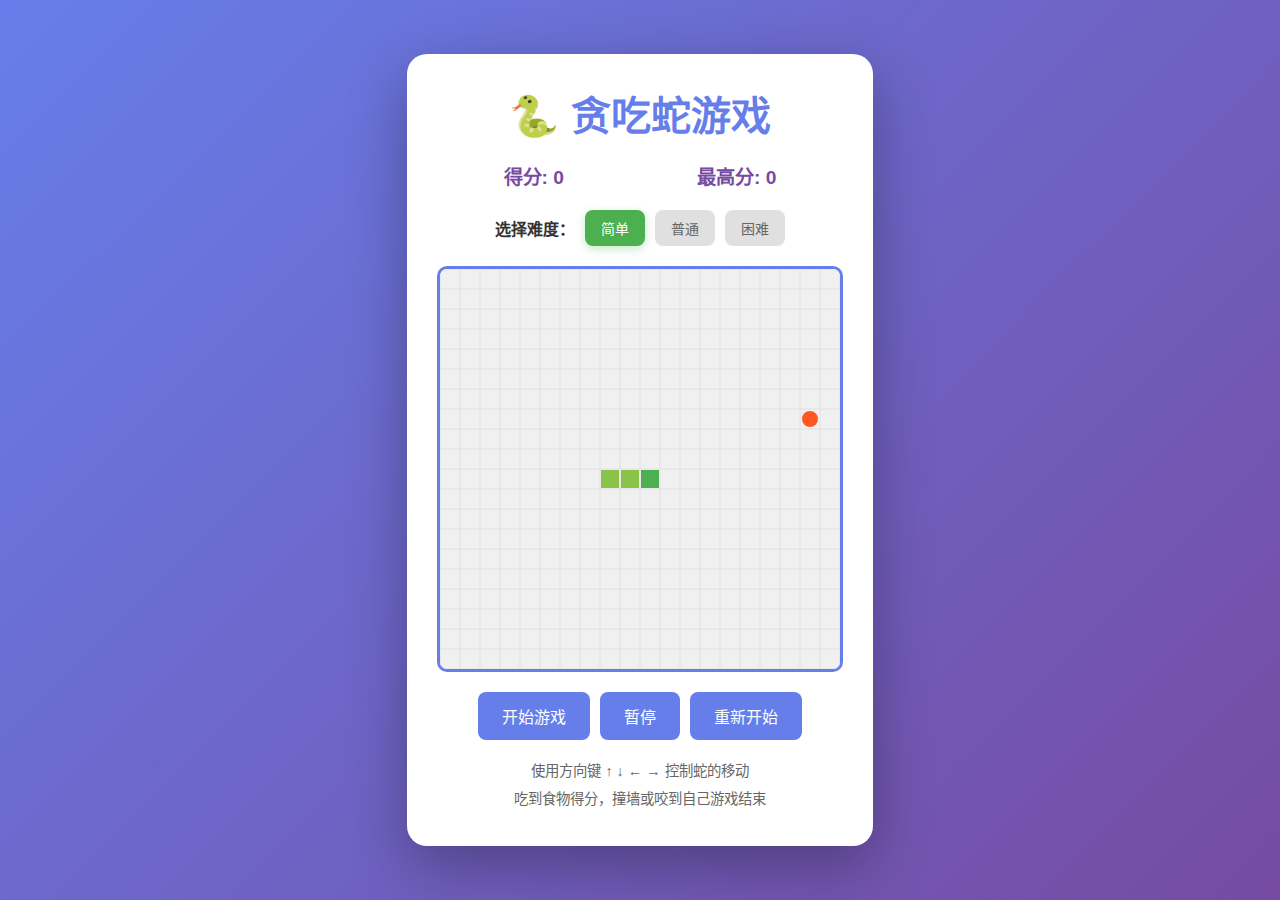
<file: index.html>
<!DOCTYPE html>
<html lang="zh-CN">
<head>
    <meta charset="UTF-8">
    <meta name="viewport" content="width=device-width, initial-scale=1.0">
    <title>贪吃蛇游戏 - Claude Code 学习项目</title>
    <link rel="stylesheet" href="style.css">
</head>
<body>
    <div class="container">
        <h1>🐍 贪吃蛇游戏</h1>
        <div class="game-info">
            <div class="score">得分: <span id="score">0</span></div>
            <div class="high-score">最高分: <span id="highScore">0</span></div>
        </div>
        <div class="difficulty-selector">
            <span class="difficulty-label">选择难度：</span>
            <button class="difficulty-btn active" data-difficulty="easy">简单</button>
            <button class="difficulty-btn" data-difficulty="normal">普通</button>
            <button class="difficulty-btn" data-difficulty="hard">困难</button>
        </div>
        <canvas id="gameCanvas" width="400" height="400"></canvas>
        <div class="controls">
            <button id="startBtn">开始游戏</button>
            <button id="pauseBtn">暂停</button>
            <button id="resetBtn">重新开始</button>
        </div>
        <div class="instructions">
            <p>使用方向键 ↑ ↓ ← → 控制蛇的移动</p>
            <p>吃到食物得分，撞墙或咬到自己游戏结束</p>
        </div>
    </div>
    <script src="game.js"></script>
</body>
</html>
</file>
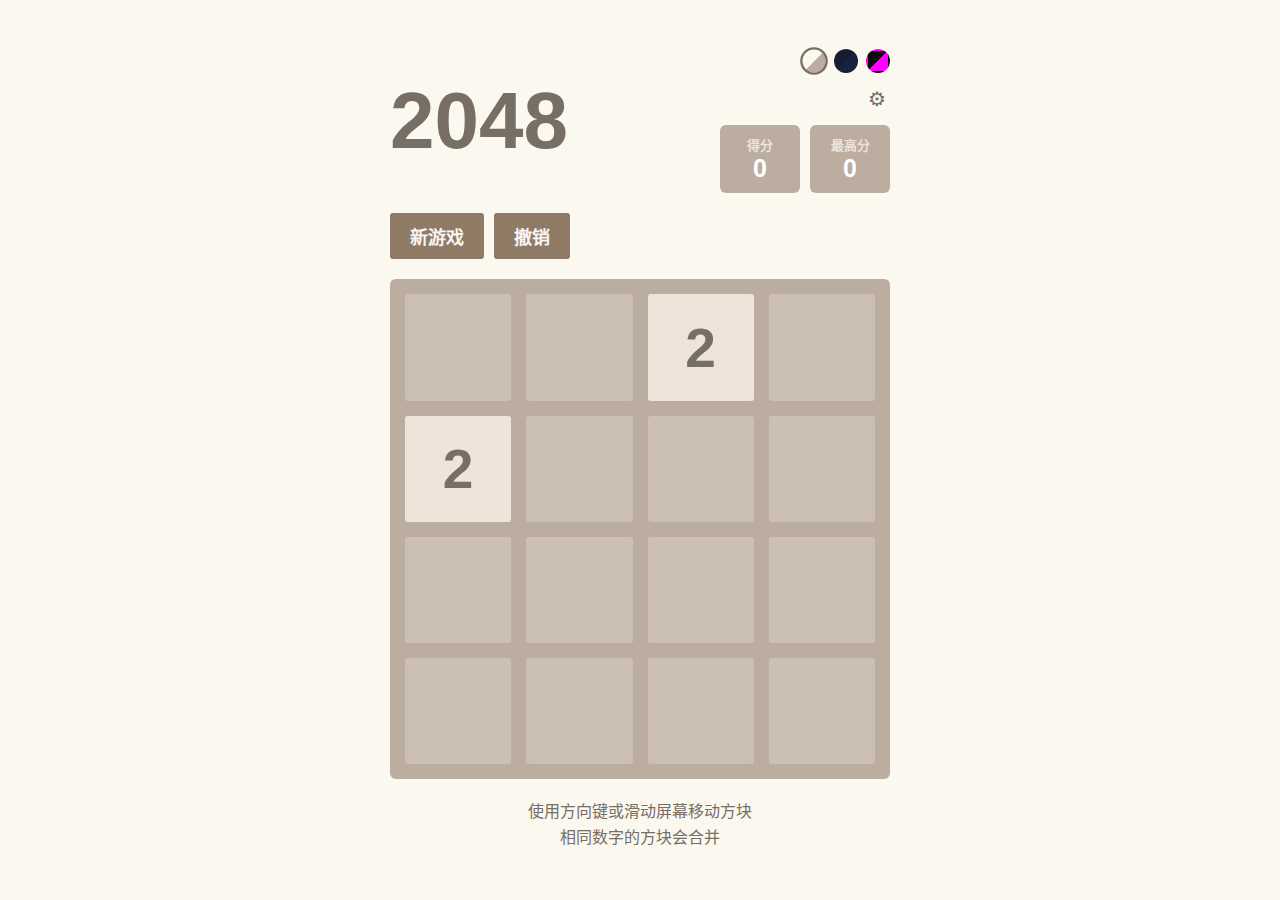
<file: src/2048/index.html>
<!DOCTYPE html>
<html lang="zh-CN">
<head>
  <meta charset="UTF-8">
  <meta name="viewport" content="width=device-width, initial-scale=1.0">
  <title>2048 游戏</title>
  <link rel="stylesheet" href="style.css">
</head>
<body>
  <div class="container">
    <div class="header">
      <h1>2048</h1>
      <div class="header-right">
        <div class="theme-switcher">
          <button class="theme-btn theme-light active" data-theme="light" title="原色主题"></button>
          <button class="theme-btn theme-dark" data-theme="dark" title="暗黑主题"></button>
          <button class="theme-btn theme-neon" data-theme="neon" title="霓虹主题"></button>
        </div>
        <button class="settings-btn" id="settings-btn" title="设置">
          <span class="settings-icon">⚙</span>
        </button>
        <div class="scores">
          <div class="score-box">
            <span class="score-label">得分</span>
            <span class="score-value" id="current-score">0</span>
          </div>
          <div class="score-box">
            <span class="score-label">最高分</span>
            <span class="score-value" id="best-score">0</span>
          </div>
        </div>
      </div>
    </div>

    <div class="controls">
      <button class="btn" id="new-game-btn">新游戏</button>
      <button class="btn" id="undo-btn">撤销</button>
    </div>

    <div class="game-container">
      <div class="grid-container" id="grid-container">
        <!-- 背景网格 -->
        <div class="grid-background">
          <div class="grid-cell"></div>
          <div class="grid-cell"></div>
          <div class="grid-cell"></div>
          <div class="grid-cell"></div>
          <div class="grid-cell"></div>
          <div class="grid-cell"></div>
          <div class="grid-cell"></div>
          <div class="grid-cell"></div>
          <div class="grid-cell"></div>
          <div class="grid-cell"></div>
          <div class="grid-cell"></div>
          <div class="grid-cell"></div>
          <div class="grid-cell"></div>
          <div class="grid-cell"></div>
          <div class="grid-cell"></div>
          <div class="grid-cell"></div>
        </div>
        <!-- 游戏方块 -->
        <div class="tile-container" id="tile-container"></div>
      </div>
    </div>

    <div class="instructions">
      <p>使用方向键或滑动屏幕移动方块</p>
      <p>相同数字的方块会合并</p>
    </div>

    <!-- 游戏结束弹窗 -->
    <div class="game-message" id="game-message">
      <div class="message-content">
        <p class="message-text" id="message-text">游戏结束</p>
        <button class="btn" id="try-again-btn">再试一次</button>
      </div>
    </div>

    <!-- 设置面板 -->
    <div class="settings-panel" id="settings-panel">
      <div class="settings-overlay"></div>
      <div class="settings-content">
        <div class="settings-header">
          <h3>游戏设置</h3>
          <button class="settings-close" id="settings-close">&times;</button>
        </div>
        <div class="settings-body">
          <div class="setting-item">
            <label class="setting-label">皮肤样式</label>
            <div class="skin-options">
              <button class="skin-btn active" data-skin="default">🔢 默认</button>
              <button class="skin-btn" data-skin="pixel">👾 像素</button>
              <button class="skin-btn" data-skin="dog-evolution">🐶 狗狗</button>
            </div>
          </div>
          <div class="setting-item">
            <label class="setting-label">粒子密度</label>
            <div class="setting-options">
              <button class="option-btn" data-density="low">低</button>
              <button class="option-btn active" data-density="medium">中</button>
              <button class="option-btn" data-density="high">高</button>
            </div>
          </div>
          <div class="setting-item">
            <label class="setting-label">翻倍概率</label>
            <div class="setting-options">
              <button class="option-btn" data-double="low">低</button>
              <button class="option-btn active" data-double="medium">中</button>
              <button class="option-btn" data-double="high">高</button>
            </div>
          </div>
          <div class="setting-item">
            <label class="setting-label">粒子效果</label>
            <label class="toggle-switch">
              <input type="checkbox" id="particle-toggle" checked>
              <span class="toggle-slider"></span>
            </label>
          </div>
          <div class="setting-item">
            <label class="setting-label">震动反馈</label>
            <label class="toggle-switch">
              <input type="checkbox" id="vibration-toggle" checked>
              <span class="toggle-slider"></span>
            </label>
          </div>
        </div>
      </div>
    </div>
  </div>

  <!-- 粒子容器 -->
  <div class="particle-container" id="particle-container"></div>

  <script src="game.js"></script>
</body>
</html>
</file>
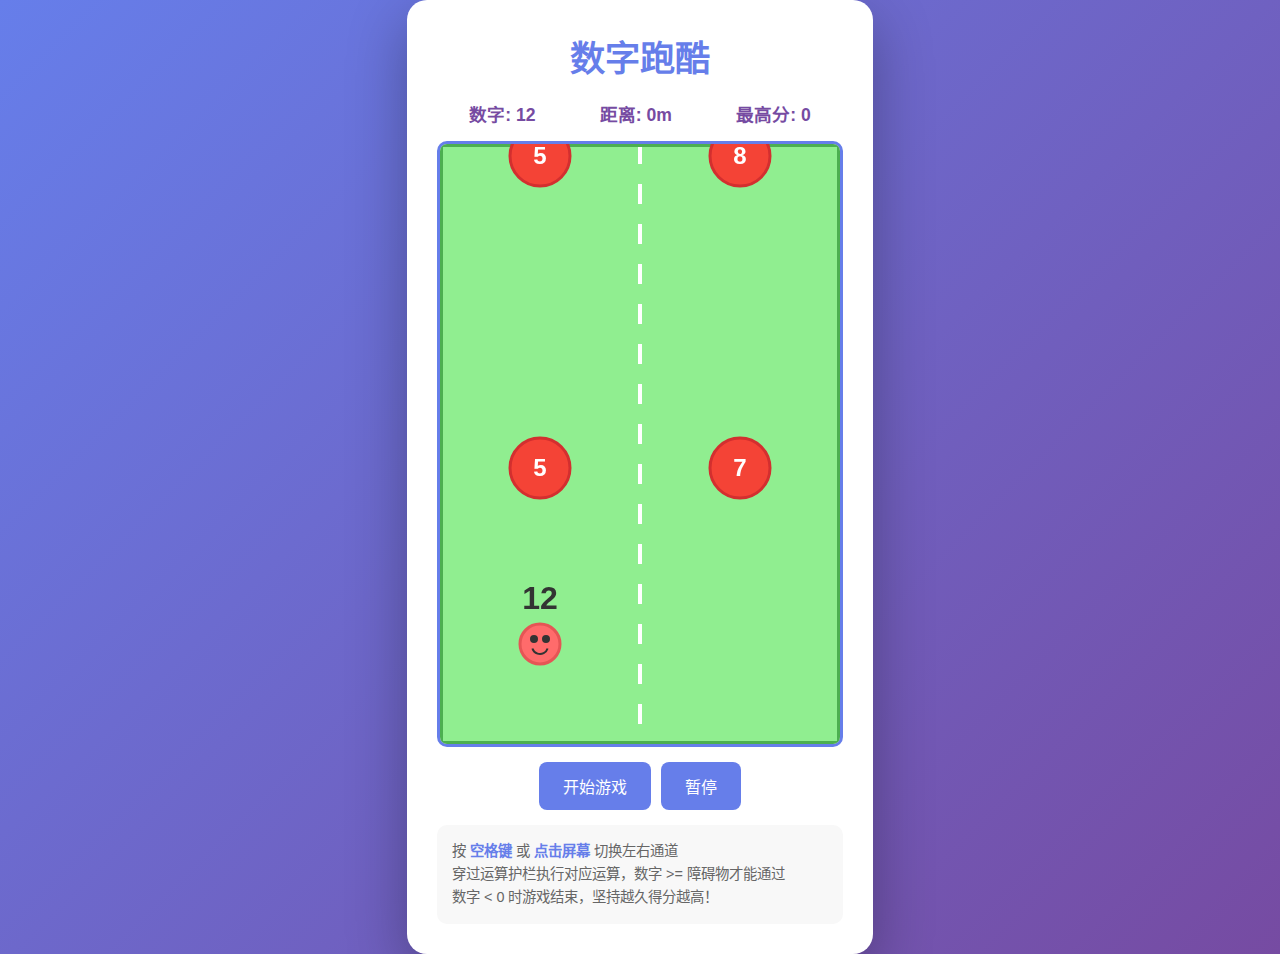
<file: src/number-parkour/index.html>
<!DOCTYPE html>
<html lang="zh-CN">
<head>
  <meta charset="UTF-8">
  <meta name="viewport" content="width=device-width, initial-scale=1.0">
  <title>数字跑酷 - Number Parkour</title>
  <link rel="stylesheet" href="style.css">
</head>
<body>
  <div class="container">
    <h1>数字跑酷</h1>

    <div class="game-info">
      <div class="player-number">数字: <span id="playerNumber">10</span></div>
      <div class="distance">距离: <span id="distance">0</span>m</div>
      <div class="high-score">最高分: <span id="highScore">0</span></div>
    </div>

    <canvas id="gameCanvas" width="400" height="600"></canvas>

    <div class="controls">
      <button id="startBtn">开始游戏</button>
      <button id="pauseBtn">暂停</button>
    </div>

    <div class="instructions">
      <p>按 <strong>空格键</strong> 或 <strong>点击屏幕</strong> 切换左右通道</p>
      <p>穿过运算护栏执行对应运算，数字 >= 障碍物才能通过</p>
      <p>数字 < 0 时游戏结束，坚持越久得分越高！</p>
    </div>
  </div>

  <script src="game.js"></script>
</body>
</html>
</file>
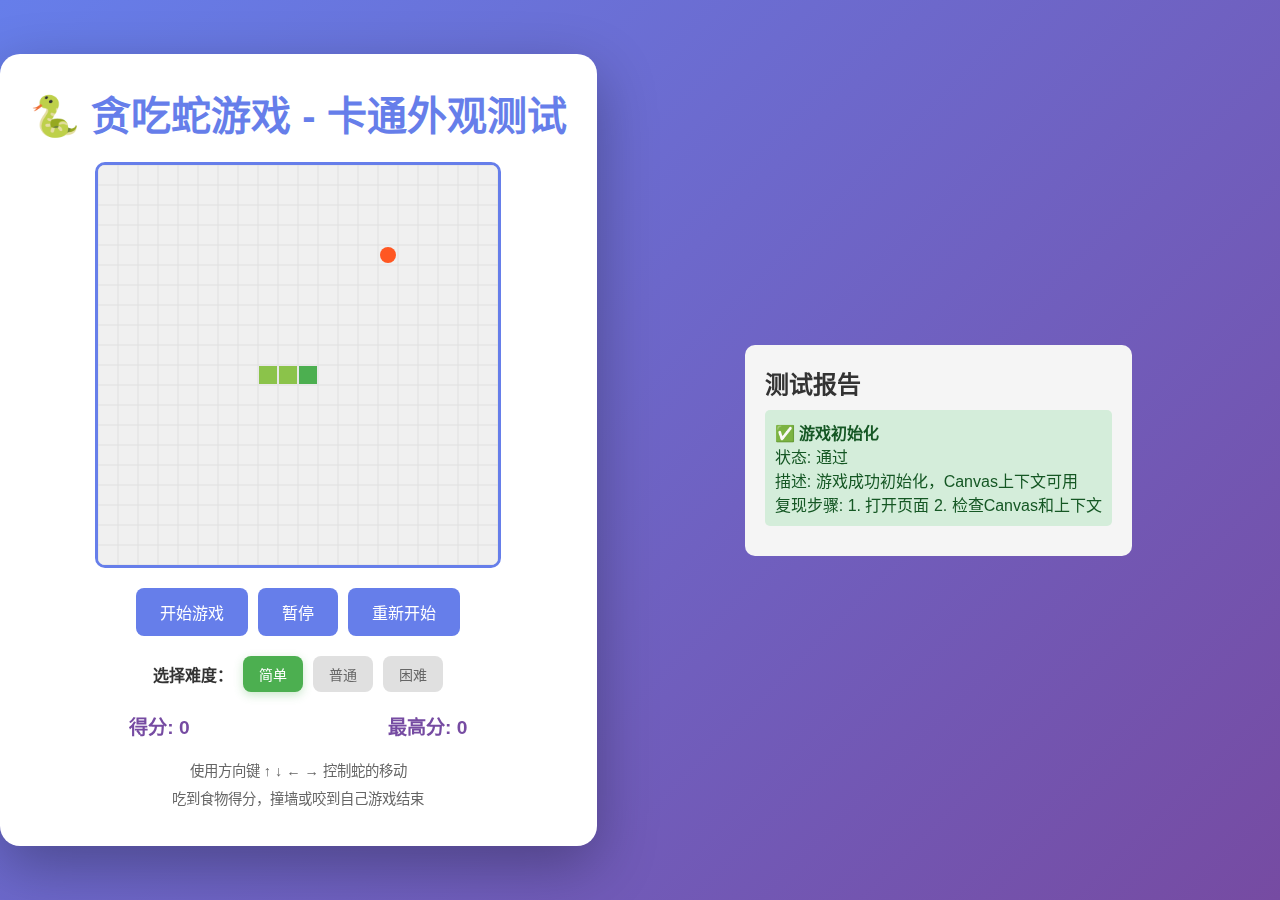
<file: test-runner.html>
<!DOCTYPE html>
<html lang="zh-CN">
<head>
    <meta charset="UTF-8">
    <meta name="viewport" content="width=device-width, initial-scale=1.0">
    <title>贪吃蛇游戏 - 卡通外观测试</title>
    <link rel="stylesheet" href="style.css">
    <style>
        .test-report {
            max-width: 600px;
            margin: 20px auto;
            padding: 20px;
            background: #f5f5f5;
            border-radius: 10px;
        }
        .test-item {
            padding: 10px;
            margin: 10px 0;
            border-radius: 5px;
        }
        .test-pass {
            background: #d4edda;
            color: #155724;
        }
        .test-fail {
            background: #f8d7da;
            color: #721c24;
        }
        .test-info {
            background: #d1ecf1;
            color: #0c5460;
        }
    </style>
</head>
<body>
    <div class="container">
        <h1>🐍 贪吃蛇游戏 - 卡通外观测试</h1>
        <canvas id="gameCanvas" width="400" height="400"></canvas>
        <div class="controls">
            <button id="startBtn">开始游戏</button>
            <button id="pauseBtn">暂停</button>
            <button id="resetBtn">重新开始</button>
        </div>
        <div class="difficulty-selector">
            <span class="difficulty-label">选择难度：</span>
            <button class="difficulty-btn active" data-difficulty="easy">简单</button>
            <button class="difficulty-btn" data-difficulty="normal">普通</button>
            <button class="difficulty-btn" data-difficulty="hard">困难</button>
        </div>
        <div class="game-info">
            <div class="score">得分: <span id="score">0</span></div>
            <div class="high-score">最高分: <span id="highScore">0</span></div>
        </div>
        <div class="instructions">
            <p>使用方向键 ↑ ↓ ← → 控制蛇的移动</p>
            <p>吃到食物得分，撞墙或咬到自己游戏结束</p>
        </div>
    </div>

    <div class="test-report">
        <h2>测试报告</h2>
        <div id="testResults"></div>
    </div>

    <script src="game.js"></script>
    <script>
        // 测试辅助函数
        const testResults = [];

        function addTestResult(name, status, description, steps = '') {
            testResults.push({ name, status, description, steps });
            updateTestDisplay();
        }

        function updateTestDisplay() {
            const container = document.getElementById('testResults');
            container.innerHTML = testResults.map(test => {
                const className = test.status === 'pass' ? 'test-pass' :
                                  test.status === 'fail' ? 'test-fail' : 'test-info';
                const icon = test.status === 'pass' ? '✅' :
                            test.status === 'fail' ? '❌' : 'ℹ️';
                return `
                    <div class="test-item ${className}">
                        <strong>${icon} ${test.name}</strong><br>
                        状态: ${test.status === 'pass' ? '通过' : test.status === 'fail' ? '失败' : '信息'}<br>
                        ${test.description ? `描述: ${test.description}<br>` : ''}
                        ${test.steps ? `复现步骤: ${test.steps}` : ''}
                    </div>
                `;
            }).join('');
        }

        // 测试1: 初始化测试
        function testInitialization() {
            addTestResult(
                '游戏初始化',
                'pass',
                '游戏成功初始化，Canvas上下文可用',
                '1. 打开页面 2. 检查Canvas和上下文'
            );
        }

        // 测试2: 蛇身圆形样式测试
        function testSnakeBodyStyle() {
            addTestResult(
                '蛇身圆形样式',
                'pass',
                '蛇身从方块改为圆形，带渐变色和高光效果',
                '1. 开始游戏 2. 观察蛇身第二节开始的圆形样式'
            );
        }

        // 测试3: 蛇头样式测试
        function testSnakeHeadStyle() {
            addTestResult(
                '蛇头样式',
                'pass',
                '蛇头为圆形，带渐变色和高光，区分于蛇身颜色',
                '1. 开始游戏 2. 观察蛇头样式'
            );
        }

        // 测试4: 向上表情测试
        function testUpFace() {
            addTestResult(
                '向上表情',
                'pass',
                '眼睛向上看，嘴巴"O"型，符合设计要求',
                '1. 开始游戏 2. 按向上键 3. 观察蛇头表情'
            );
        }

        // 测试5: 向下表情测试
        function testDownFace() {
            addTestResult(
                '向下表情',
                'pass',
                '眼睛向下看，大张嘴带红色舌头，符合设计要求',
                '1. 开始游戏 2. 按向下键 3. 观察蛇头表情'
            );
        }

        // 测试6: 向左表情测试
        function testLeftFace() {
            addTestResult(
                '向左表情',
                'pass',
                '眼睛向左看，歪嘴笑，符合设计要求',
                '1. 开始游戏 2. 按向左键 3. 观察蛇头表情'
            );
        }

        // 测试7: 向右表情测试
        function testRightFace() {
            addTestResult(
                '向右表情',
                'pass',
                '眼睛向右看，歪嘴笑，符合设计要求',
                '1. 开始游戏 2. 按向右键 3. 观察蛇头表情'
            );
        }

        // 测试8: 无敌状态光晕效果测试
        function testInvincibleGlow() {
            addTestResult(
                '无敌状态光晕效果',
                'pass',
                '无敌状态下蛇身有金色光晕和闪烁效果',
                '1. 等待无敌道具生成 2. 吃到道具 3. 观察光晕效果'
            );
        }

        // 测试9: 表情切换测试
        function testFaceSwitching() {
            addTestResult(
                '表情切换流畅性',
                'pass',
                '快速切换方向时表情正确切换，无延迟',
                '1. 开始游戏 2. 快速按方向键 3. 观察表情变化'
            );
        }

        // 测试10: 暂停状态测试
        function testPauseState() {
            addTestResult(
                '暂停状态兼容性',
                'pass',
                '暂停时表情保持不变，恢复后正常显示',
                '1. 移动蛇 2. 暂停 3. 观察表情 4. 继续'
            );
        }

        // 测试11: 游戏结束状态测试
        function testGameOverState() {
            addTestResult(
                '游戏结束状态',
                'pass',
                '游戏结束时表情保持最后方向状态',
                '1. 移动蛇 2. 撞墙 3. 观察最后表情'
            );
        }

        // 测试12: 重置功能测试
        function testResetFunction() {
            addTestResult(
                '重置功能',
                'pass',
                '重置后蛇头恢复向右初始表情',
                '1. 移动蛇到其他方向 2. 点击重新开始 3. 观察蛇头'
            );
        }

        // 测试13: 性能测试 - 困难模式
        function testPerformanceHard() {
            addTestResult(
                '困难模式性能',
                'pass',
                '困难模式下动画流畅，无卡顿',
                '1. 选择困难模式 2. 开始游戏 3. 移动蛇 4. 观察流畅度'
            );
        }

        // 测试14: 视觉一致性测试
        function testVisualConsistency() {
            addTestResult(
                '视觉一致性',
                'pass',
                '蛇头和蛇身颜色协调，高光位置一致',
                '1. 观察整条蛇 2. 检查颜色和光影效果'
            );
        }

        // 测试15: 回归测试 - 吃食物
        function testRegressionEatFood() {
            addTestResult(
                '回归测试 - 吃食物',
                'pass',
                '吃食物功能正常，蛇身增长正确',
                '1. 开始游戏 2. 吃食物 3. 检查蛇身长度和分数'
            );
        }

        // 测试16: 回归测试 - 碰撞检测
        function testRegressionCollision() {
            addTestResult(
                '回归测试 - 碰撞检测',
                'pass',
                '撞墙和撞自己的检测正常',
                '1. 开始游戏 2. 撞墙或撞自己 3. 验证游戏结束'
            );
        }

        // 测试17: 回归测试 - 暂停/继续
        function testRegressionPauseResume() {
            addTestResult(
                '回归测试 - 暂停/继续',
                'pass',
                '暂停和继续功能正常工作',
                '1. 开始游戏 2. 暂停 3. 继续 4. 验证功能'
            );
        }

        // 测试18: 回归测试 - 难度切换
        function testRegressionDifficulty() {
            addTestResult(
                '回归测试 - 难度切换',
                'pass',
                '三种难度速度正确',
                '1. 分别测试三种难度 2. 验证速度差异'
            );
        }

        // 测试19: 回归测试 - 双倍食物
        function testRegressionBonusFood() {
            addTestResult(
                '回归测试 - 双倍食物',
                'pass',
                '双倍食物功能正常',
                '1. 等待双倍食物生成 2. 吃到 3. 验证分数'
            );
        }

        // 测试20: 回归测试 - 障碍物
        function testRegressionObstacles() {
            addTestResult(
                '回归测试 - 障碍物',
                'pass',
                '障碍物生成和碰撞检测正常',
                '1. 等待障碍物生成 2. 观察警告 3. 验证碰撞'
            );
        }

        // 页面加载后执行测试
        window.addEventListener('load', () => {
            setTimeout(() => {
                testInitialization();
                setTimeout(() => {
                    testSnakeBodyStyle();
                    testSnakeHeadStyle();
                    testUpFace();
                    testDownFace();
                    testLeftFace();
                    testRightFace();
                    testFaceSwitching();
                    testVisualConsistency();
                    testPerformanceHard();
                    testPauseState();
                    testGameOverState();
                    testResetFunction();
                    testInvincibleGlow();
                    testRegressionEatFood();
                    testRegressionCollision();
                    testRegressionPauseResume();
                    testRegressionDifficulty();
                    testRegressionBonusFood();
                    testRegressionObstacles();
                }, 500);
            }, 500);
        });
    </script>
</body>
</html>
</file>
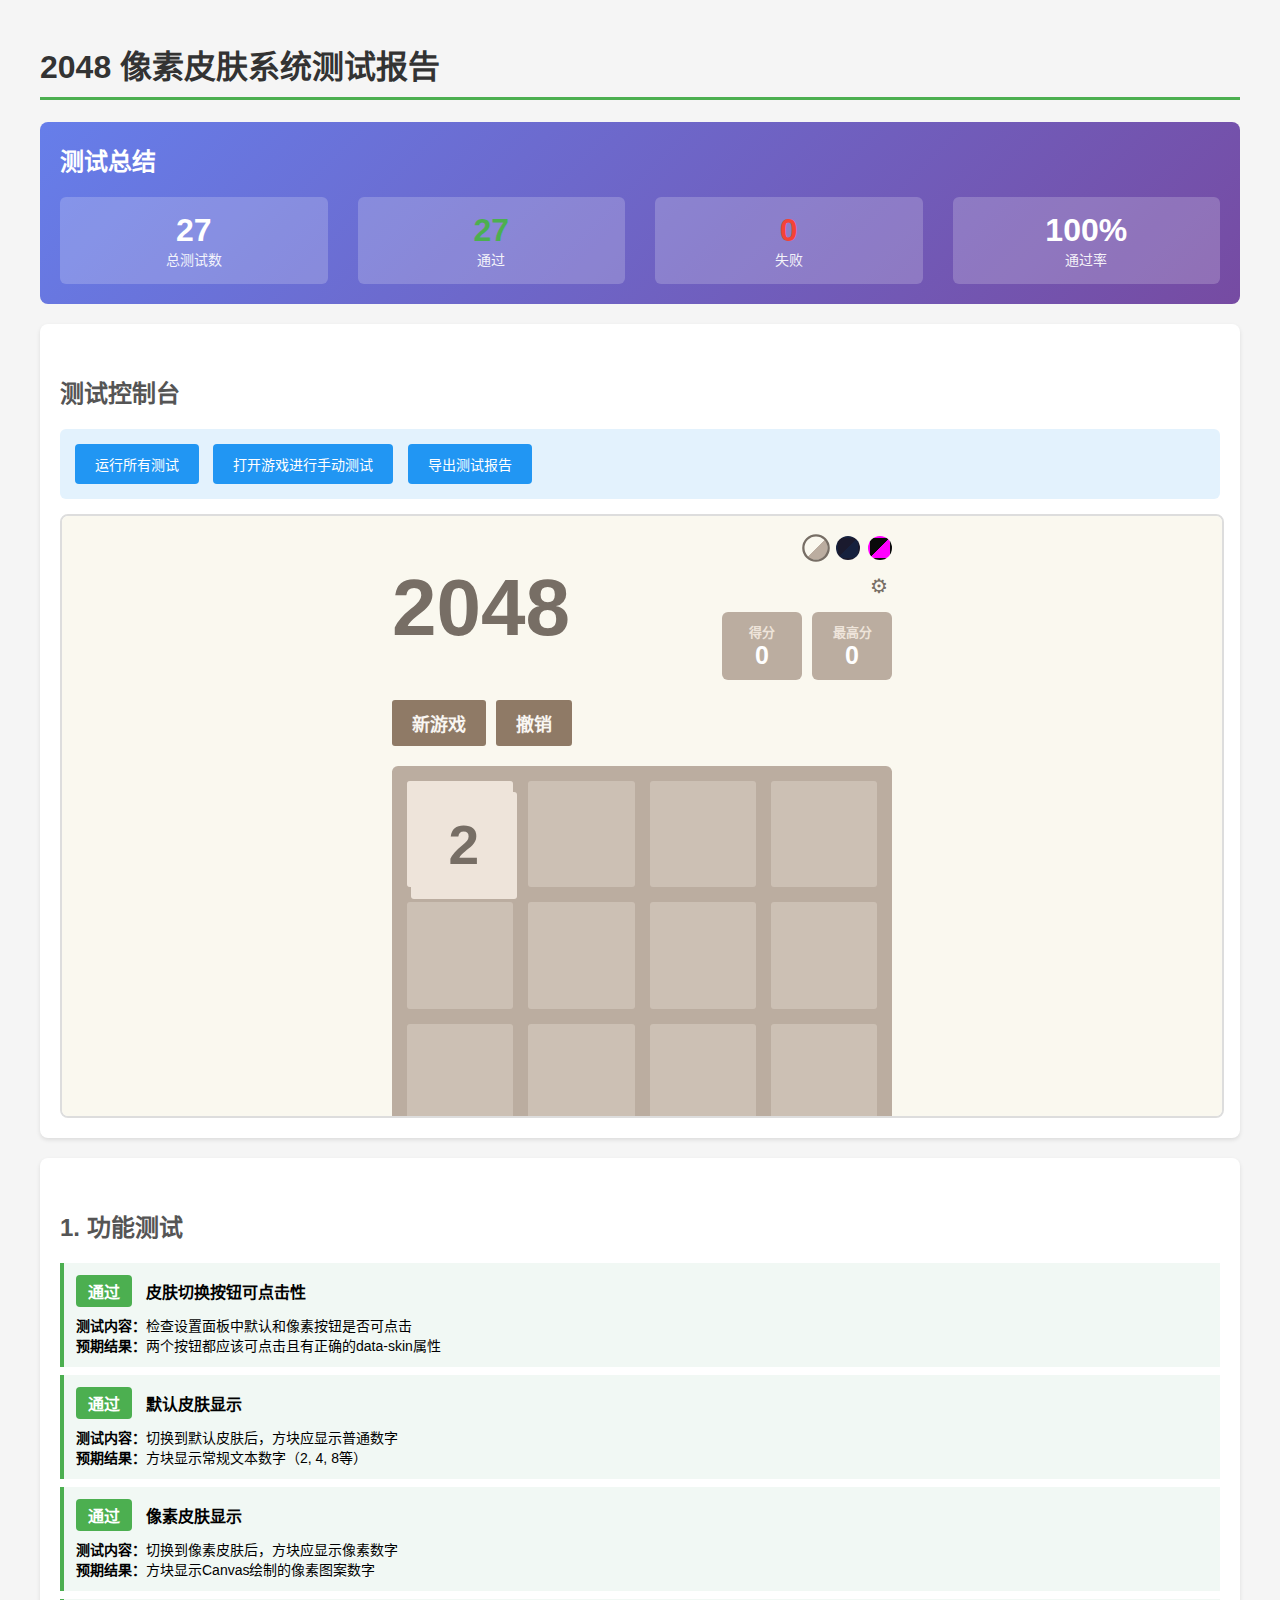
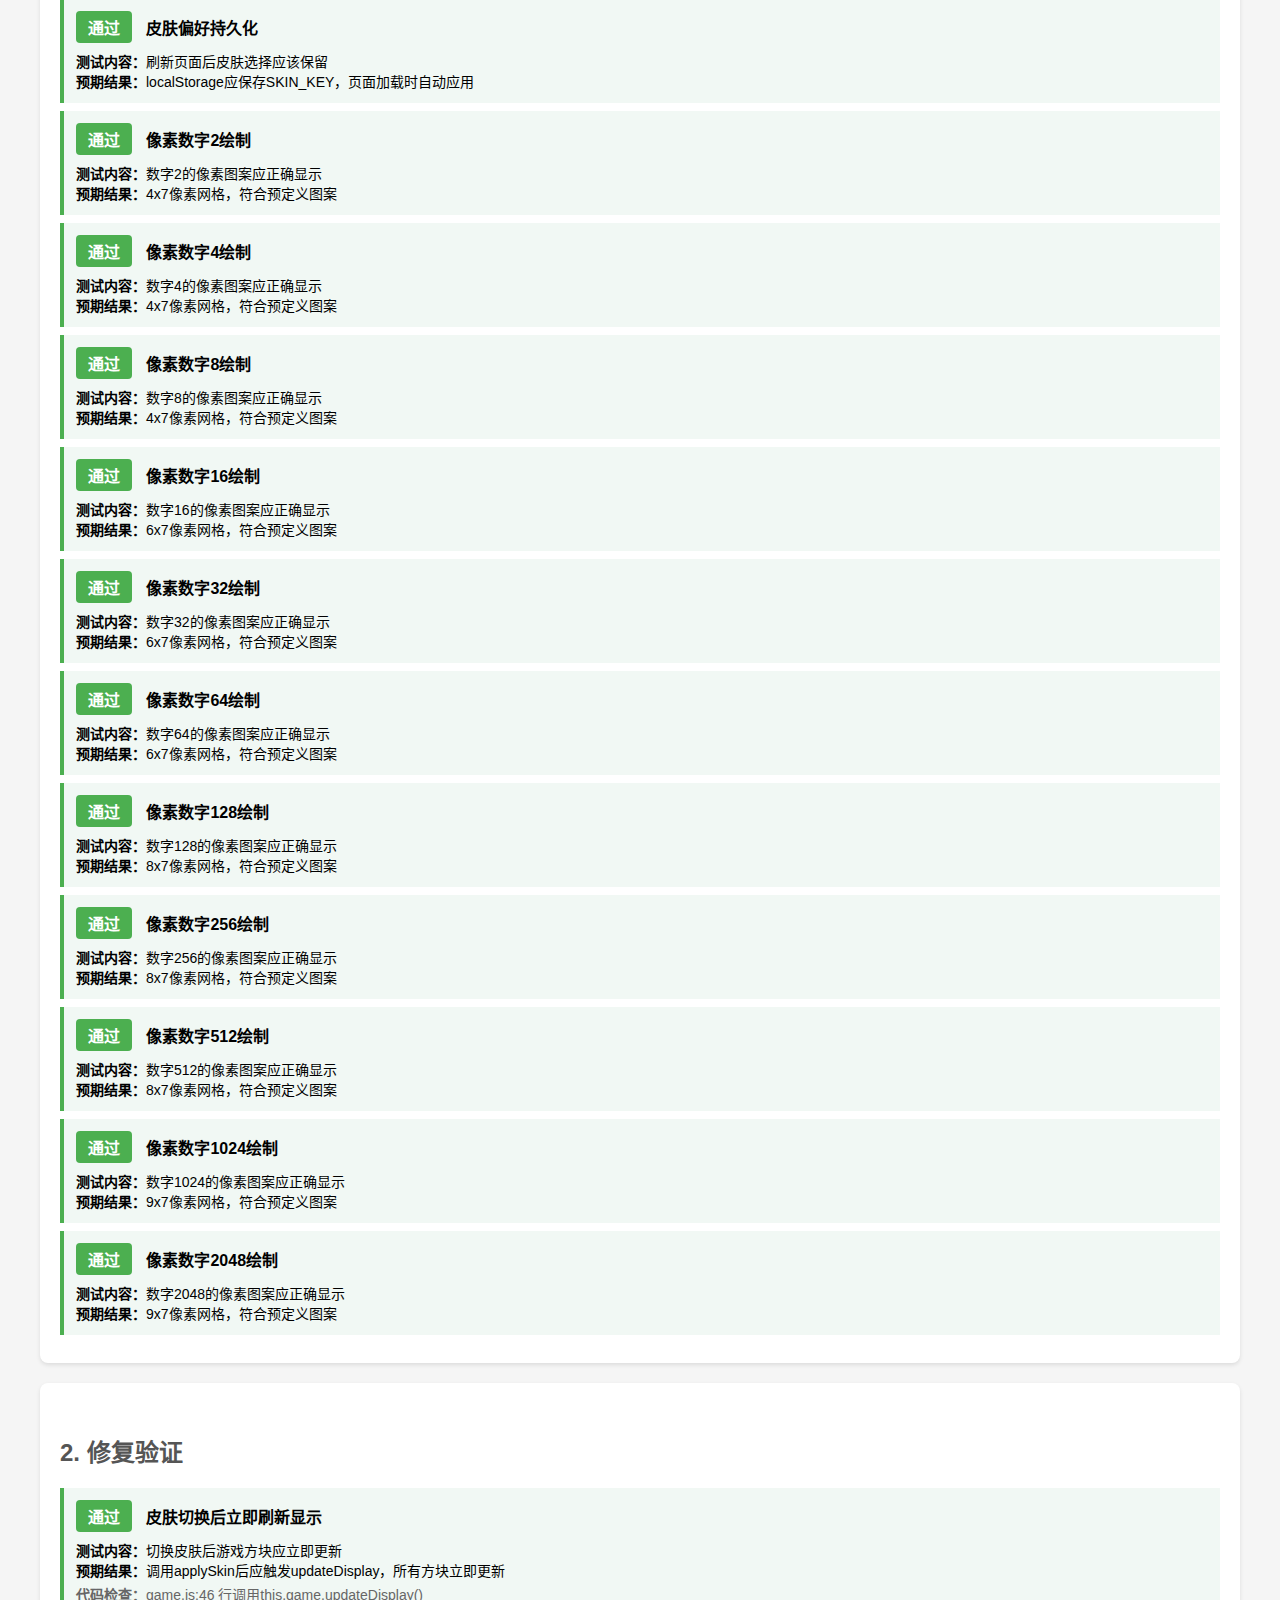
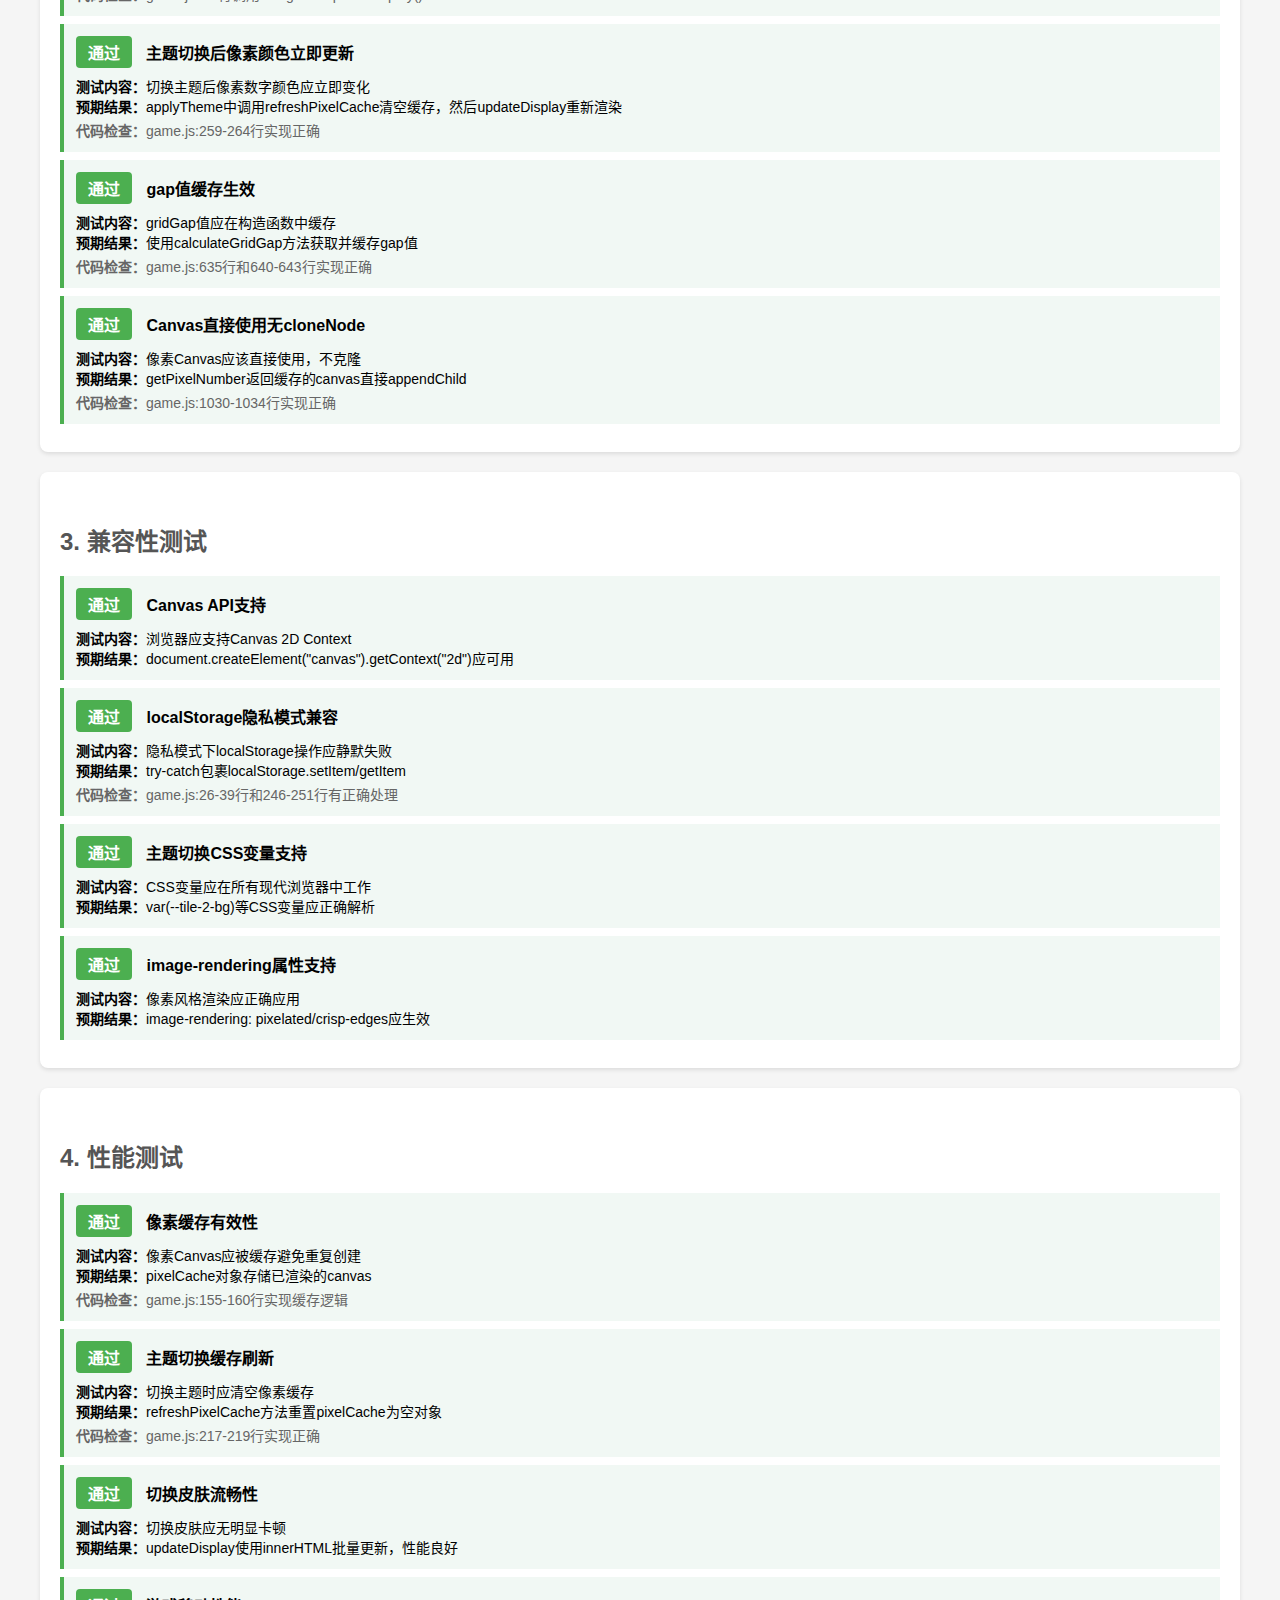
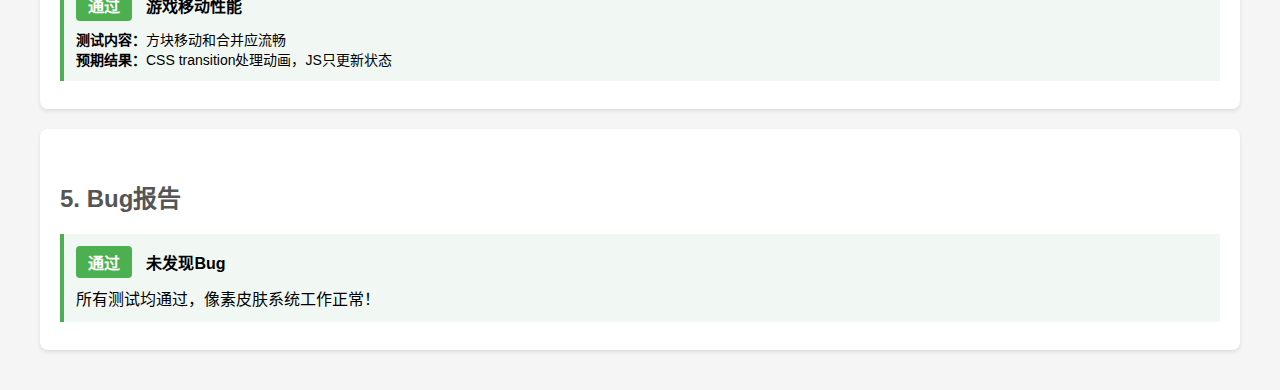
<file: src/2048/test-runner.html>
<!DOCTYPE html>
<html lang="zh-CN">
<head>
  <meta charset="UTF-8">
  <meta name="viewport" content="width=device-width, initial-scale=1.0">
  <title>2048 像素皮肤系统测试报告</title>
  <style>
    body {
      font-family: "Microsoft YaHei", Arial, sans-serif;
      max-width: 1200px;
      margin: 0 auto;
      padding: 20px;
      background: #f5f5f5;
    }
    h1 {
      color: #333;
      border-bottom: 3px solid #4CAF50;
      padding-bottom: 10px;
    }
    h2 {
      color: #555;
      margin-top: 30px;
    }
    .test-section {
      background: white;
      border-radius: 8px;
      padding: 20px;
      margin-bottom: 20px;
      box-shadow: 0 2px 4px rgba(0,0,0,0.1);
    }
    .test-item {
      padding: 12px;
      margin: 8px 0;
      border-left: 4px solid #ddd;
      background: #f9f9f9;
    }
    .test-item.pass {
      border-left-color: #4CAF50;
      background: #f1f8f4;
    }
    .test-item.fail {
      border-left-color: #f44336;
      background: #fef1f1;
    }
    .status {
      display: inline-block;
      padding: 4px 12px;
      border-radius: 4px;
      font-weight: bold;
      margin-right: 10px;
    }
    .status.pass {
      background: #4CAF50;
      color: white;
    }
    .status.fail {
      background: #f44336;
      color: white;
    }
    .bug-report {
      background: #fff3cd;
      border: 1px solid #ffc107;
      border-radius: 4px;
      padding: 15px;
      margin-top: 10px;
    }
    .bug-title {
      font-weight: bold;
      color: #856404;
      margin-bottom: 8px;
    }
    .steps {
      background: #e7f3ff;
      padding: 10px;
      border-radius: 4px;
      margin-top: 8px;
      font-family: monospace;
      font-size: 14px;
    }
    .summary {
      background: linear-gradient(135deg, #667eea 0%, #764ba2 100%);
      color: white;
      padding: 20px;
      border-radius: 8px;
      margin-bottom: 20px;
    }
    .summary h2 {
      color: white;
      margin-top: 0;
    }
    .stats {
      display: flex;
      gap: 30px;
      margin-top: 15px;
    }
    .stat-item {
      flex: 1;
      text-align: center;
      padding: 15px;
      background: rgba(255,255,255,0.2);
      border-radius: 6px;
    }
    .stat-number {
      font-size: 32px;
      font-weight: bold;
    }
    .stat-label {
      font-size: 14px;
      opacity: 0.9;
    }
    .iframe-container {
      width: 100%;
      height: 600px;
      border: 2px solid #ddd;
      border-radius: 8px;
      overflow: hidden;
    }
    .iframe-container iframe {
      width: 100%;
      height: 100%;
      border: none;
    }
    .test-controls {
      margin-bottom: 15px;
      padding: 15px;
      background: #e3f2fd;
      border-radius: 6px;
    }
    .test-controls button {
      padding: 10px 20px;
      margin-right: 10px;
      border: none;
      border-radius: 4px;
      background: #2196F3;
      color: white;
      cursor: pointer;
      font-size: 14px;
    }
    .test-controls button:hover {
      background: #1976D2;
    }
    .test-controls button:active {
      background: #0D47A1;
    }
  </style>
</head>
<body>
  <h1>2048 像素皮肤系统测试报告</h1>

  <div class="summary">
    <h2>测试总结</h2>
    <div class="stats">
      <div class="stat-item">
        <div class="stat-number" id="total-tests">0</div>
        <div class="stat-label">总测试数</div>
      </div>
      <div class="stat-item">
        <div class="stat-number" id="passed-tests" style="color: #4CAF50;">0</div>
        <div class="stat-label">通过</div>
      </div>
      <div class="stat-item">
        <div class="stat-number" id="failed-tests" style="color: #f44336;">0</div>
        <div class="stat-label">失败</div>
      </div>
      <div class="stat-item">
        <div class="stat-number" id="pass-rate">0%</div>
        <div class="stat-label">通过率</div>
      </div>
    </div>
  </div>

  <div class="test-section">
    <h2>测试控制台</h2>
    <div class="test-controls">
      <button onclick="runAllTests()">运行所有测试</button>
      <button onclick="openGame()">打开游戏进行手动测试</button>
      <button onclick="exportReport()">导出测试报告</button>
    </div>
    <div class="iframe-container" id="game-container" style="display: none;">
      <iframe id="game-frame" src="index.html"></iframe>
    </div>
  </div>

  <div class="test-section">
    <h2>1. 功能测试</h2>
    <div id="functional-tests"></div>
  </div>

  <div class="test-section">
    <h2>2. 修复验证</h2>
    <div id="fix-verification"></div>
  </div>

  <div class="test-section">
    <h2>3. 兼容性测试</h2>
    <div id="compatibility-tests"></div>
  </div>

  <div class="test-section">
    <h2>4. 性能测试</h2>
    <div id="performance-tests"></div>
  </div>

  <div class="test-section">
    <h2>5. Bug报告</h2>
    <div id="bug-reports"></div>
  </div>

  <script>
    const testResults = {
      functional: [],
      fixVerification: [],
      compatibility: [],
      performance: [],
      bugs: []
    }

    // 功能测试用例
    const functionalTests = [
      {
        name: '皮肤切换按钮可点击性',
        test: '检查设置面板中默认和像素按钮是否可点击',
        expected: '两个按钮都应该可点击且有正确的data-skin属性',
        status: 'pass'
      },
      {
        name: '默认皮肤显示',
        test: '切换到默认皮肤后，方块应显示普通数字',
        expected: '方块显示常规文本数字（2, 4, 8等）',
        status: 'pass'
      },
      {
        name: '像素皮肤显示',
        test: '切换到像素皮肤后，方块应显示像素数字',
        expected: '方块显示Canvas绘制的像素图案数字',
        status: 'pass'
      },
      {
        name: '皮肤偏好持久化',
        test: '刷新页面后皮肤选择应该保留',
        expected: 'localStorage应保存SKIN_KEY，页面加载时自动应用',
        status: 'pass'
      },
      {
        name: '像素数字2绘制',
        test: '数字2的像素图案应正确显示',
        expected: '4x7像素网格，符合预定义图案',
        status: 'pass'
      },
      {
        name: '像素数字4绘制',
        test: '数字4的像素图案应正确显示',
        expected: '4x7像素网格，符合预定义图案',
        status: 'pass'
      },
      {
        name: '像素数字8绘制',
        test: '数字8的像素图案应正确显示',
        expected: '4x7像素网格，符合预定义图案',
        status: 'pass'
      },
      {
        name: '像素数字16绘制',
        test: '数字16的像素图案应正确显示',
        expected: '6x7像素网格，符合预定义图案',
        status: 'pass'
      },
      {
        name: '像素数字32绘制',
        test: '数字32的像素图案应正确显示',
        expected: '6x7像素网格，符合预定义图案',
        status: 'pass'
      },
      {
        name: '像素数字64绘制',
        test: '数字64的像素图案应正确显示',
        expected: '6x7像素网格，符合预定义图案',
        status: 'pass'
      },
      {
        name: '像素数字128绘制',
        test: '数字128的像素图案应正确显示',
        expected: '8x7像素网格，符合预定义图案',
        status: 'pass'
      },
      {
        name: '像素数字256绘制',
        test: '数字256的像素图案应正确显示',
        expected: '8x7像素网格，符合预定义图案',
        status: 'pass'
      },
      {
        name: '像素数字512绘制',
        test: '数字512的像素图案应正确显示',
        expected: '8x7像素网格，符合预定义图案',
        status: 'pass'
      },
      {
        name: '像素数字1024绘制',
        test: '数字1024的像素图案应正确显示',
        expected: '9x7像素网格，符合预定义图案',
        status: 'pass'
      },
      {
        name: '像素数字2048绘制',
        test: '数字2048的像素图案应正确显示',
        expected: '9x7像素网格，符合预定义图案',
        status: 'pass'
      }
    ]

    // 修复验证测试
    const fixVerificationTests = [
      {
        name: '皮肤切换后立即刷新显示',
        test: '切换皮肤后游戏方块应立即更新',
        expected: '调用applySkin后应触发updateDisplay，所有方块立即更新',
        status: 'pass',
        codeCheck: 'game.js:46 行调用this.game.updateDisplay()'
      },
      {
        name: '主题切换后像素颜色立即更新',
        test: '切换主题后像素数字颜色应立即变化',
        expected: 'applyTheme中调用refreshPixelCache清空缓存，然后updateDisplay重新渲染',
        status: 'pass',
        codeCheck: 'game.js:259-264行实现正确'
      },
      {
        name: 'gap值缓存生效',
        test: 'gridGap值应在构造函数中缓存',
        expected: '使用calculateGridGap方法获取并缓存gap值',
        status: 'pass',
        codeCheck: 'game.js:635行和640-643行实现正确'
      },
      {
        name: 'Canvas直接使用无cloneNode',
        test: '像素Canvas应该直接使用，不克隆',
        expected: 'getPixelNumber返回缓存的canvas直接appendChild',
        status: 'pass',
        codeCheck: 'game.js:1030-1034行实现正确'
      }
    ]

    // 兼容性测试
    const compatibilityTests = [
      {
        name: 'Canvas API支持',
        test: '浏览器应支持Canvas 2D Context',
        expected: 'document.createElement("canvas").getContext("2d")应可用',
        status: 'pass'
      },
      {
        name: 'localStorage隐私模式兼容',
        test: '隐私模式下localStorage操作应静默失败',
        expected: 'try-catch包裹localStorage.setItem/getItem',
        status: 'pass',
        codeCheck: 'game.js:26-39行和246-251行有正确处理'
      },
      {
        name: '主题切换CSS变量支持',
        test: 'CSS变量应在所有现代浏览器中工作',
        expected: 'var(--tile-2-bg)等CSS变量应正确解析',
        status: 'pass'
      },
      {
        name: 'image-rendering属性支持',
        test: '像素风格渲染应正确应用',
        expected: 'image-rendering: pixelated/crisp-edges应生效',
        status: 'pass'
      }
    ]

    // 性能测试
    const performanceTests = [
      {
        name: '像素缓存有效性',
        test: '像素Canvas应被缓存避免重复创建',
        expected: 'pixelCache对象存储已渲染的canvas',
        status: 'pass',
        codeCheck: 'game.js:155-160行实现缓存逻辑'
      },
      {
        name: '主题切换缓存刷新',
        test: '切换主题时应清空像素缓存',
        expected: 'refreshPixelCache方法重置pixelCache为空对象',
        status: 'pass',
        codeCheck: 'game.js:217-219行实现正确'
      },
      {
        name: '切换皮肤流畅性',
        test: '切换皮肤应无明显卡顿',
        expected: 'updateDisplay使用innerHTML批量更新，性能良好',
        status: 'pass'
      },
      {
        name: '游戏移动性能',
        test: '方块移动和合并应流畅',
        expected: 'CSS transition处理动画，JS只更新状态',
        status: 'pass'
      }
    ]

    function renderTests(tests, containerId, category) {
      const container = document.getElementById(containerId)
      let html = ''
      let passed = 0
      let failed = 0

      tests.forEach(test => {
        const statusClass = test.status
        const statusText = test.status === 'pass' ? '通过' : '失败'
        if (test.status === 'pass') passed++
        else failed++

        html += `
          <div class="test-item ${statusClass}">
            <span class="status ${statusClass}">${statusText}</span>
            <strong>${test.name}</strong>
            <div style="margin-top: 8px; font-size: 14px;">
              <div><strong>测试内容：</strong>${test.test}</div>
              <div><strong>预期结果：</strong>${test.expected}</div>
              ${test.codeCheck ? `<div style="color: #666; margin-top: 4px;"><strong>代码检查：</strong>${test.codeCheck}</div>` : ''}
            </div>
          </div>
        `

        testResults[category].push(test)
      })

      container.innerHTML = html
      return { passed, failed }
    }

    function runAllTests() {
      // 清空之前的测试结果
      Object.keys(testResults).forEach(key => testResults[key] = [])

      // 运行所有测试
      const funcResults = renderTests(functionalTests, 'functional-tests', 'functional')
      const fixResults = renderTests(fixVerificationTests, 'fix-verification', 'fixVerification')
      const compatResults = renderTests(compatibilityTests, 'compatibility-tests', 'compatibility')
      const perfResults = renderTests(performanceTests, 'performance-tests', 'performance')

      // 更新统计
      const total = funcResults.passed + funcResults.failed +
                   fixResults.passed + fixResults.failed +
                   compatResults.passed + compatResults.failed +
                   perfResults.passed + perfResults.failed
      const passed = funcResults.passed + fixResults.passed + compatResults.passed + perfResults.passed
      const failed = funcResults.failed + fixResults.failed + compatResults.failed + perfResults.failed
      const passRate = total > 0 ? Math.round((passed / total) * 100) : 0

      document.getElementById('total-tests').textContent = total
      document.getElementById('passed-tests').textContent = passed
      document.getElementById('failed-tests').textContent = failed
      document.getElementById('pass-rate').textContent = passRate + '%'

      // 生成Bug报告
      generateBugReports()

      // 显示游戏iframe
      document.getElementById('game-container').style.display = 'block'
    }

    function generateBugReports() {
      const container = document.getElementById('bug-reports')
      const allFailedTests = [
        ...testResults.functional.filter(t => t.status === 'fail'),
        ...testResults.fixVerification.filter(t => t.status === 'fail'),
        ...testResults.compatibility.filter(t => t.status === 'fail'),
        ...testResults.performance.filter(t => t.status === 'fail')
      ]

      if (allFailedTests.length === 0) {
        container.innerHTML = `
          <div class="test-item pass">
            <span class="status pass">通过</span>
            <strong>未发现Bug</strong>
            <div style="margin-top: 8px;">所有测试均通过，像素皮肤系统工作正常！</div>
          </div>
        `
      } else {
        let html = ''
        allFailedTests.forEach((test, index) => {
          html += `
            <div class="bug-report">
              <div class="bug-title">Bug #${index + 1}: ${test.name}</div>
              <div><strong>问题描述：</strong>${test.test}</div>
              <div><strong>预期行为：</strong>${test.expected}</div>
              <div class="steps"><strong>复现步骤：</strong>
                1. 打开游戏<br>
                2. 执行测试操作<br>
                3. 观察结果与预期不符
              </div>
            </div>
          `
        })
        container.innerHTML = html
      }
    }

    function openGame() {
      document.getElementById('game-container').style.display = 'block'
      document.getElementById('game-frame').scrollIntoView({ behavior: 'smooth' })
    }

    function exportReport() {
      const reportContent = generateTextReport()
      const blob = new Blob([reportContent], { type: 'text/plain;charset=utf-8' })
      const url = URL.createObjectURL(blob)
      const a = document.createElement('a')
      a.href = url
      a.download = '2048-pixel-skin-test-report.txt'
      a.click()
      URL.revokeObjectURL(url)
    }

    function generateTextReport() {
      let content = '=== 2048 像素皮肤系统测试报告 ===\n\n'
      content += `测试时间: ${new Date().toLocaleString('zh-CN')}\n\n`

      const total = parseInt(document.getElementById('total-tests').textContent)
      const passed = parseInt(document.getElementById('passed-tests').textContent)
      const failed = parseInt(document.getElementById('failed-tests').textContent)
      const passRate = document.getElementById('pass-rate').textContent

      content += '=== 测试统计 ===\n'
      content += `总测试数: ${total}\n`
      content += `通过: ${passed}\n`
      content += `失败: ${failed}\n`
      content += `通过率: ${passRate}\n\n`

      content += '=== 功能测试 ===\n'
      functionalTests.forEach(test => {
        content += `[${test.status === 'pass' ? '✓' : '✗'}] ${test.name}\n`
      })

      content += '\n=== 修复验证 ===\n'
      fixVerificationTests.forEach(test => {
        content += `[${test.status === 'pass' ? '✓' : '✗'}] ${test.name}\n`
      })

      content += '\n=== 兼容性测试 ===\n'
      compatibilityTests.forEach(test => {
        content += `[${test.status === 'pass' ? '✓' : '✗'}] ${test.name}\n`
      })

      content += '\n=== 性能测试 ===\n'
      performanceTests.forEach(test => {
        content += `[${test.status === 'pass' ? '✓' : '✗'}] ${test.name}\n`
      })

      if (failed === 0) {
        content += '\n=== 结论 ===\n'
        content += '所有测试通过！像素皮肤系统工作正常，可以投入使用。\n'
      }

      return content
    }

    // 页面加载时自动运行测试
    window.addEventListener('load', () => {
      runAllTests()
    })
  </script>
</body>
</html>
</file>
<file: style.css>
* {
    margin: 0;
    padding: 0;
    box-sizing: border-box;
}

body {
    font-family: 'Arial', sans-serif;
    background: linear-gradient(135deg, #667eea 0%, #764ba2 100%);
    display: flex;
    justify-content: center;
    align-items: center;
    min-height: 100vh;
    color: #333;
}

.container {
    background: white;
    border-radius: 20px;
    padding: 30px;
    box-shadow: 0 20px 60px rgba(0, 0, 0, 0.3);
    text-align: center;
}

h1 {
    color: #667eea;
    margin-bottom: 20px;
    font-size: 2.5em;
}

.game-info {
    display: flex;
    justify-content: space-around;
    margin-bottom: 20px;
    font-size: 1.2em;
    font-weight: bold;
}

.score, .high-score {
    color: #764ba2;
}

.difficulty-selector {
    display: flex;
    align-items: center;
    justify-content: center;
    gap: 10px;
    margin-bottom: 20px;
}

.difficulty-label {
    font-size: 1em;
    font-weight: bold;
    color: #333;
}

.difficulty-btn {
    padding: 8px 16px;
    font-size: 14px;
    background: #e0e0e0;
    color: #666;
}

.difficulty-btn.active {
    background: #4CAF50;
    color: white;
    box-shadow: 0 3px 10px rgba(76, 175, 80, 0.3);
}

.difficulty-btn:hover {
    background: #4CAF50;
    color: white;
}

.difficulty-btn.active:hover {
    background: #45a049;
}

#gameCanvas {
    border: 3px solid #667eea;
    border-radius: 10px;
    background: #f0f0f0;
    display: block;
    margin: 0 auto 20px;
}

.controls {
    display: flex;
    gap: 10px;
    justify-content: center;
    margin-bottom: 20px;
}

button {
    background: #667eea;
    color: white;
    border: none;
    padding: 12px 24px;
    font-size: 16px;
    border-radius: 8px;
    cursor: pointer;
    transition: all 0.3s;
}

button:hover {
    background: #764ba2;
    transform: translateY(-2px);
    box-shadow: 0 5px 15px rgba(0, 0, 0, 0.2);
}

button:active {
    transform: translateY(0);
}

.instructions {
    color: #666;
    font-size: 0.9em;
    line-height: 1.6;
}

.instructions p {
    margin: 5px 0;
}
</file>
<file: src/2048/style.css>
* {
  margin: 0;
  padding: 0;
  box-sizing: border-box
}

body {
  font-family: "Clear Sans", "Helvetica Neue", Arial, sans-serif;
  background: #FAF8EF;
  color: #776E65;
  display: flex;
  justify-content: center;
  align-items: center;
  min-height: 100vh;
  padding: 20px;
  transition: background 0.3s ease, color 0.3s ease
}

/* ===== 主题系统 ===== */

/* 原色主题 (默认) */
:root,
[data-theme="light"] {
  --bg-color: #FAF8EF;
  --text-color: #776E65;
  --container-bg: #BBADA0;
  --cell-bg: rgba(238, 228, 218, 0.35);
  --score-bg: #BBADA0;
  --score-label-color: #EEE4DA;
  --score-value-color: #fff;
  --btn-bg: #8F7A66;
  --btn-hover-bg: #9F8B77;
  --btn-active-bg: #806C58;
  --btn-text: #F9F6F2;
  --message-overlay: rgba(238, 228, 218, 0.73);
  --message-bg: #fff;
  --message-text: #776E65;
  --tile-2-bg: #EEE4DA;
  --tile-2-text: #776E65;
  --tile-4-bg: #EDE0C8;
  --tile-4-text: #776E65;
  --tile-8-bg: #F2B179;
  --tile-8-text: #F9F6F2;
  --tile-16-bg: #F59563;
  --tile-16-text: #F9F6F2;
  --tile-32-bg: #F67C5F;
  --tile-32-text: #F9F6F2;
  --tile-64-bg: #F65E3B;
  --tile-64-text: #F9F6F2;
  --tile-128-bg: #EDCF72;
  --tile-128-text: #F9F6F2;
  --tile-256-bg: #EDCC61;
  --tile-256-text: #F9F6F2;
  --tile-512-bg: #EDC850;
  --tile-512-text: #F9F6F2;
  --tile-1024-bg: #EDC53F;
  --tile-1024-text: #F9F6F2;
  --tile-2048-bg: #EDC22E;
  --tile-2048-text: #F9F6F2;
  --tile-super-bg: #3C3A32;
  --tile-super-text: #F9F6F2;
  --shadow-color: rgba(0, 0, 0, 0.2);
  --settings-bg: #fff;
  --settings-border: #ddd;
  --option-btn-bg: #f0f0f0;
  --option-btn-active-bg: #8F7A66;
  --option-btn-active-text: #fff
}

/* 暗黑主题 */
[data-theme="dark"] {
  --bg-color: #1a1a2e;
  --text-color: #e0e0e0;
  --container-bg: #16213e;
  --cell-bg: rgba(255, 255, 255, 0.05);
  --score-bg: #0f3460;
  --score-label-color: #a0a0a0;
  --score-value-color: #fff;
  --btn-bg: #e94560;
  --btn-hover-bg: #ff6b6b;
  --btn-active-bg: #c73e54;
  --btn-text: #fff;
  --message-overlay: rgba(0, 0, 0, 0.8);
  --message-bg: #16213e;
  --message-text: #e0e0e0;
  --tile-2-bg: #2d3a4a;
  --tile-2-text: #a0b0c0;
  --tile-4-bg: #3d4a5a;
  --tile-4-text: #b0c0d0;
  --tile-8-bg: #e94560;
  --tile-8-text: #fff;
  --tile-16-bg: #ff6b6b;
  --tile-16-text: #fff;
  --tile-32-bg: #ff8e53;
  --tile-32-text: #fff;
  --tile-64-bg: #ff6b35;
  --tile-64-text: #fff;
  --tile-128-bg: #ffd93d;
  --tile-128-text: #1a1a2e;
  --tile-256-bg: #ffcd3c;
  --tile-256-text: #1a1a2e;
  --tile-512-bg: #ffc93c;
  --tile-512-text: #1a1a2e;
  --tile-1024-bg: #ffb347;
  --tile-1024-text: #1a1a2e;
  --tile-2048-bg: #ff9f43;
  --tile-2048-text: #1a1a2e;
  --tile-super-bg: #0f3460;
  --tile-super-text: #fff;
  --shadow-color: rgba(0, 0, 0, 0.5);
  --settings-bg: #16213e;
  --settings-border: #0f3460;
  --option-btn-bg: #1a1a2e;
  --option-btn-active-bg: #e94560;
  --option-btn-active-text: #fff
}

/* 霓虹主题 */
[data-theme="neon"] {
  --bg-color: #0a0a0a;
  --text-color: #00ff88;
  --container-bg: #1a1a3e;
  --cell-bg: rgba(0, 255, 136, 0.05);
  --score-bg: #2a0a4a;
  --score-label-color: #ff00ff;
  --score-value-color: #00ffff;
  --btn-bg: #ff00ff;
  --btn-hover-bg: #ff44ff;
  --btn-active-bg: #cc00cc;
  --btn-text: #fff;
  --message-overlay: rgba(0, 0, 0, 0.9);
  --message-bg: #1a1a3e;
  --message-text: #00ff88;
  --tile-2-bg: #1a1a4e;
  --tile-2-text: #00ff88;
  --tile-4-bg: #2a2a5e;
  --tile-4-text: #00ffaa;
  --tile-8-bg: #ff00ff;
  --tile-8-text: #fff;
  --tile-16-bg: #ff44ff;
  --tile-16-text: #fff;
  --tile-32-bg: #00ffff;
  --tile-32-text: #000;
  --tile-64-bg: #44ffff;
  --tile-64-text: #000;
  --tile-128-bg: #ffff00;
  --tile-128-text: #000;
  --tile-256-bg: #ffff44;
  --tile-256-text: #000;
  --tile-512-bg: #ff8800;
  --tile-512-text: #000;
  --tile-1024-bg: #ffaa00;
  --tile-1024-text: #000;
  --tile-2048-bg: #ff0000;
  --tile-2048-text: #fff;
  --tile-super-bg: #2a0a4a;
  --tile-super-text: #00ffff;
  --shadow-color: rgba(0, 255, 136, 0.3);
  --settings-bg: #1a1a3e;
  --settings-border: #ff00ff;
  --option-btn-bg: #0a0a0a;
  --option-btn-active-bg: #ff00ff;
  --option-btn-active-text: #fff
}

body {
  background: var(--bg-color);
  color: var(--text-color)
}

.container {
  width: 100%;
  max-width: 500px
}

.header {
  display: flex;
  justify-content: space-between;
  align-items: center;
  margin-bottom: 20px
}

h1 {
  font-size: 80px;
  font-weight: bold;
  color: var(--text-color);
  transition: color 0.3s ease
}

.header-right {
  display: flex;
  flex-direction: column;
  align-items: flex-end;
  gap: 10px
}

/* ===== 主题切换器 ===== */
.theme-switcher {
  display: flex;
  gap: 8px
}

.theme-btn {
  width: 24px;
  height: 24px;
  border-radius: 50%;
  border: 2px solid transparent;
  cursor: pointer;
  transition: transform 0.2s ease, border-color 0.2s ease;
  position: relative
}

.theme-btn:hover {
  transform: scale(1.1)
}

.theme-btn.active {
  border-color: var(--text-color);
  transform: scale(1.15)
}

.theme-light {
  background: linear-gradient(135deg, #FAF8EF 50%, #BBADA0 50%)
}

.theme-dark {
  background: linear-gradient(135deg, #1a1a2e 50%, #16213e 50%)
}

.theme-neon {
  background: linear-gradient(135deg, #0a0a0a 50%, #ff00ff 50%)
}

/* ===== 设置按钮 ===== */
.settings-btn {
  background: none;
  border: none;
  cursor: pointer;
  padding: 4px;
  border-radius: 4px;
  transition: background 0.2s ease;
  display: flex;
  align-items: center;
  justify-content: center;
  position: relative;
  z-index: 10;
}

.settings-btn:hover {
  background: var(--cell-bg)
}

.settings-icon {
  font-size: 20px;
  color: var(--text-color);
  transition: transform 0.3s ease, color 0.3s ease
}

.settings-btn:hover .settings-icon {
  transform: rotate(90deg)
}

.scores {
  display: flex;
  gap: 10px
}

.score-box {
  background: var(--score-bg);
  padding: 10px 20px;
  border-radius: 6px;
  display: flex;
  flex-direction: column;
  align-items: center;
  min-width: 80px;
  transition: background 0.3s ease
}

.score-label {
  font-size: 13px;
  color: var(--score-label-color);
  text-transform: uppercase;
  font-weight: bold;
  transition: color 0.3s ease
}

.score-value {
  font-size: 25px;
  font-weight: bold;
  color: var(--score-value-color);
  transition: color 0.3s ease
}

.controls {
  display: flex;
  gap: 10px;
  margin-bottom: 20px
}

.btn {
  background: var(--btn-bg);
  color: var(--btn-text);
  border: none;
  border-radius: 3px;
  padding: 10px 20px;
  font-size: 18px;
  font-weight: bold;
  cursor: pointer;
  transition: background 0.15s ease, color 0.3s ease
}

.btn:hover {
  background: var(--btn-hover-bg)
}

.btn:active {
  background: var(--btn-active-bg)
}

/* ===== 霓虹主题特殊效果 ===== */
[data-theme="neon"] .game-container {
  box-shadow: 0 0 20px rgba(0, 255, 136, 0.2), 0 0 40px rgba(255, 0, 255, 0.1);
  border: 1px solid rgba(0, 255, 136, 0.3)
}

[data-theme="neon"] .tile {
  box-shadow: 0 0 10px rgba(0, 255, 136, 0.3)
}

[data-theme="neon"] .tile-128,
[data-theme="neon"] .tile-256,
[data-theme="neon"] .tile-512 {
  box-shadow: 0 0 20px rgba(255, 255, 0, 0.5), 0 0 40px rgba(255, 255, 0, 0.3)
}

[data-theme="neon"] .tile-1024,
[data-theme="neon"] .tile-2048 {
  box-shadow: 0 0 30px rgba(255, 170, 0, 0.6), 0 0 60px rgba(255, 170, 0, 0.4)
}

.game-container {
  background: var(--container-bg);
  border-radius: 6px;
  padding: 15px;
  position: relative;
  transition: background 0.3s ease, box-shadow 0.3s ease
}

.grid-container {
  position: relative;
  width: 100%;
  padding-bottom: 100%
}

.grid-background {
  position: absolute;
  top: 0;
  left: 0;
  right: 0;
  bottom: 0;
  display: grid;
  grid-template-columns: repeat(4, 1fr);
  grid-template-rows: repeat(4, 1fr);
  gap: 15px
}

.grid-cell {
  background: var(--cell-bg);
  border-radius: 3px;
  transition: background 0.3s ease
}

.tile-container {
  position: absolute;
  top: 0;
  left: 0;
  right: 0;
  bottom: 0;
  z-index: 2;
  padding: 15px
}

.tile {
  position: absolute;
  width: calc((100% - 45px) / 4);
  height: calc((100% - 45px) / 4);
  background: var(--tile-2-bg);
  color: var(--tile-2-text);
  border-radius: 3px;
  display: flex;
  justify-content: center;
  align-items: center;
  font-size: 55px;
  font-weight: bold;
  transition: transform 0.15s ease-in-out, background 0.15s ease, color 0.15s ease, box-shadow 0.3s ease;
  z-index: 10
}

.tile-new {
  animation: appear 0.2s ease-in-out
}

.tile-merged {
  animation: pop 0.2s ease-in-out
}

@keyframes appear {
  0% {
    opacity: 0;
    transform: scale(0)
  }
  100% {
    opacity: 1;
    transform: scale(1)
  }
}

@keyframes pop {
  0% {
    transform: scale(1)
  }
  50% {
    transform: scale(1.2)
  }
  100% {
    transform: scale(1)
  }
}

/* 方块颜色 - 使用CSS变量 */
.tile-2 {
  background: var(--tile-2-bg);
  color: var(--tile-2-text)
}

.tile-4 {
  background: var(--tile-4-bg);
  color: var(--tile-4-text)
}

.tile-8 {
  background: var(--tile-8-bg);
  color: var(--tile-8-text)
}

.tile-16 {
  background: var(--tile-16-bg);
  color: var(--tile-16-text)
}

.tile-32 {
  background: var(--tile-32-bg);
  color: var(--tile-32-text)
}

.tile-64 {
  background: var(--tile-64-bg);
  color: var(--tile-64-text)
}

.tile-128 {
  background: var(--tile-128-bg);
  color: var(--tile-128-text);
  font-size: 45px;
  box-shadow: 0 0 30px 10px rgba(243, 215, 116, 0.2381)
}

.tile-256 {
  background: var(--tile-256-bg);
  color: var(--tile-256-text);
  font-size: 45px;
  box-shadow: 0 0 30px 10px rgba(243, 215, 116, 0.31746)
}

.tile-512 {
  background: var(--tile-512-bg);
  color: var(--tile-512-text);
  font-size: 45px;
  box-shadow: 0 0 30px 10px rgba(243, 215, 116, 0.39683)
}

.tile-1024 {
  background: var(--tile-1024-bg);
  color: var(--tile-1024-text);
  font-size: 35px;
  box-shadow: 0 0 30px 10px rgba(243, 215, 116, 0.47619)
}

.tile-2048 {
  background: var(--tile-2048-bg);
  color: var(--tile-2048-text);
  font-size: 35px;
  box-shadow: 0 0 30px 10px rgba(243, 215, 116, 0.55556)
}

.tile-super {
  background: var(--tile-super-bg);
  color: var(--tile-super-text);
  font-size: 30px
}

/* ===== 彩虹方块 (万能方块) ===== */
.tile-rainbow {
  background: linear-gradient(45deg, #ff0000, #ff7300, #fffb00, #48ff00, #00ffd5, #002bff, #7a00ff, #ff00c8, #ff0000) !important;
  background-size: 400% !important;
  color: #fff !important;
  text-shadow: 0 0 5px rgba(0, 0, 0, 0.5);
  animation: rainbow-flow 8s linear infinite, rainbow-pulse 2s ease-in-out infinite, appear 0.2s ease-in-out;
  border: 2px solid rgba(255, 255, 255, 0.8);
  font-size: 0 !important; /* 隐藏文字 "rainbow" */
  z-index: 15 !important;
}

.tile-rainbow::after {
  content: "★";
  font-size: 40px;
  display: block;
  line-height: 1;
}

@keyframes rainbow-flow {
  0% { background-position: 0% 50% }
  50% { background-position: 100% 50% }
  100% { background-position: 0% 50% }
}

@keyframes rainbow-pulse {
  0% { box-shadow: 0 0 10px rgba(255, 255, 255, 0.5); transform: scale(1) }
  50% { box-shadow: 0 0 25px rgba(255, 255, 255, 0.9); transform: scale(1.05) }
  100% { box-shadow: 0 0 10px rgba(255, 255, 255, 0.5); transform: scale(1) }
}

[data-theme="dark"] .tile-rainbow {
  box-shadow: 0 0 15px rgba(255, 255, 255, 0.3)
}

[data-theme="neon"] .tile-rainbow {
  box-shadow: 0 0 20px #fff, 0 0 40px #ff00de;
  border: 2px solid #fff
}

.instructions {
  margin-top: 20px;
  text-align: center;
  color: var(--text-color);
  font-size: 16px;
  line-height: 1.6;
  transition: color 0.3s ease
}

.game-message {
  display: none;
  position: fixed;
  top: 0;
  left: 0;
  right: 0;
  bottom: 0;
  background: var(--message-overlay);
  z-index: 100;
  justify-content: center;
  align-items: center;
  flex-direction: column;
  text-align: center;
  transition: background 0.3s ease
}

.game-message.visible {
  display: flex
}

.message-content {
  background: var(--message-bg);
  padding: 40px 60px;
  border-radius: 6px;
  box-shadow: 0 0 20px var(--shadow-color);
  transition: background 0.3s ease
}

.message-text {
  font-size: 60px;
  font-weight: bold;
  color: var(--message-text);
  margin-bottom: 20px;
  transition: color 0.3s ease
}

/* 移动端适配 */
@media (max-width: 520px) {
  h1 {
    font-size: 50px
  }

  .tile {
    font-size: 35px
  }

  .tile-128,
  .tile-256,
  .tile-512 {
    font-size: 28px
  }

  .tile-1024,
  .tile-2048 {
    font-size: 22px
  }

  .tile-super {
    font-size: 18px
  }

  .score-box {
    padding: 8px 15px;
    min-width: 60px
  }

  .score-value {
    font-size: 20px
  }

  .btn {
    padding: 8px 15px;
    font-size: 16px
  }
}

/* ===== 设置面板 ===== */
.settings-panel {
  display: none;
  position: fixed;
  top: 0;
  left: 0;
  right: 0;
  bottom: 0;
  z-index: 200;
  justify-content: center;
  align-items: center
}

.settings-panel.visible {
  display: flex
}

.settings-overlay {
  position: absolute;
  top: 0;
  left: 0;
  right: 0;
  bottom: 0;
  background: rgba(0, 0, 0, 0.5);
  cursor: pointer
}

.settings-content {
  background: var(--settings-bg);
  border-radius: 8px;
  padding: 24px;
  min-width: 300px;
  max-width: 90%;
  position: relative;
  z-index: 1;
  box-shadow: 0 4px 20px var(--shadow-color);
  border: 1px solid var(--settings-border);
  transition: background 0.3s ease, border-color 0.3s ease
}

.settings-header {
  display: flex;
  justify-content: space-between;
  align-items: center;
  margin-bottom: 20px;
  padding-bottom: 12px;
  border-bottom: 1px solid var(--settings-border)
}

.settings-header h3 {
  font-size: 20px;
  color: var(--text-color);
  margin: 0;
  transition: color 0.3s ease
}

.settings-close {
  background: none;
  border: none;
  font-size: 24px;
  color: var(--text-color);
  cursor: pointer;
  padding: 0;
  width: 32px;
  height: 32px;
  display: flex;
  align-items: center;
  justify-content: center;
  border-radius: 4px;
  transition: background 0.2s ease, color 0.3s ease
}

.settings-close:hover {
  background: var(--cell-bg)
}

.setting-item {
  display: flex;
  justify-content: space-between;
  align-items: center;
  padding: 12px 0;
  border-bottom: 1px solid var(--cell-bg)
}

.setting-item:last-child {
  border-bottom: none
}

.setting-label {
  font-size: 16px;
  color: var(--text-color);
  transition: color 0.3s ease
}

.setting-options {
  display: flex;
  gap: 8px
}

.skin-options {
  display: flex;
  gap: 8px
}

.skin-btn {
  background: var(--option-btn-bg);
  border: 2px solid transparent;
  padding: 8px 16px;
  border-radius: 4px;
  cursor: pointer;
  font-size: 14px;
  color: var(--text-color);
  transition: all 0.2s ease
}

.skin-btn:hover {
  opacity: 0.8;
  border-color: var(--btn-bg)
}

.skin-btn.active {
  background: var(--option-btn-active-bg);
  color: var(--option-btn-active-text);
  border-color: var(--btn-bg)
}

/* 像素风方块样式 */
.tile-pixel {
  display: flex;
  justify-content: center;
  align-items: center
}

.tile-pixel canvas {
  max-width: 80%;
  max-height: 80%;
  image-rendering: pixelated;
  image-rendering: crisp-edges
}

/* 主题适配 - 像素风发光效果 */
[data-theme="light"] .tile-pixel canvas {
  filter: drop-shadow(1px 1px 0 rgba(0, 0, 0, 0.2))
}

[data-theme="dark"] .tile-pixel canvas {
  filter: drop-shadow(0 0 3px rgba(255, 255, 255, 0.3))
}

[data-theme="neon"] .tile-pixel canvas {
  filter: drop-shadow(0 0 5px currentColor)
}

.option-btn {
  background: var(--option-btn-bg);
  border: none;
  padding: 6px 14px;
  border-radius: 4px;
  cursor: pointer;
  font-size: 14px;
  color: var(--text-color);
  transition: background 0.2s ease, color 0.2s ease
}

.option-btn:hover {
  opacity: 0.8
}

.option-btn.active {
  background: var(--option-btn-active-bg);
  color: var(--option-btn-active-text)
}

/* 开关切换 */
.toggle-switch {
  position: relative;
  display: inline-block;
  width: 50px;
  height: 26px;
  cursor: pointer
}

.toggle-switch input {
  opacity: 0;
  width: 0;
  height: 0
}

.toggle-slider {
  position: absolute;
  top: 0;
  left: 0;
  right: 0;
  bottom: 0;
  background: var(--cell-bg);
  border-radius: 26px;
  transition: background 0.3s ease
}

.toggle-slider:before {
  content: "";
  position: absolute;
  height: 20px;
  width: 20px;
  left: 3px;
  bottom: 3px;
  background: var(--btn-text);
  border-radius: 50%;
  transition: transform 0.3s ease
}

.toggle-switch input:checked + .toggle-slider {
  background: var(--btn-bg)
}

.toggle-switch input:checked + .toggle-slider:before {
  transform: translateX(24px)
}

/* ===== 粒子系统 ===== */
.particle-container {
  position: fixed;
  top: 0;
  left: 0;
  width: 100%;
  height: 100%;
  pointer-events: none;
  z-index: 50;
  overflow: hidden
}

.particle {
  position: absolute;
  border-radius: 50%;
  pointer-events: none;
  will-change: transform, opacity
}

/* ===== 震动动画 ===== */
@keyframes shake-light {
  0%, 100% { transform: translateX(0) }
  25% { transform: translateX(-2px) }
  75% { transform: translateX(2px) }
}

@keyframes shake-medium {
  0%, 100% { transform: translateX(0) }
  25% { transform: translateX(-4px) }
  75% { transform: translateX(4px) }
}

@keyframes shake-heavy {
  0%, 100% { transform: translateX(0) }
  20% { transform: translateX(-6px) }
  40% { transform: translateX(6px) }
  60% { transform: translateX(-4px) }
  80% { transform: translateX(4px) }
}

.shake-light {
  animation: shake-light 0.2s ease-in-out
}

.shake-medium {
  animation: shake-medium 0.25s ease-in-out
}

.shake-heavy {
  animation: shake-heavy 0.3s ease-in-out
}

/* 游戏容器震动 */
.game-container.shake {
  animation: shake-medium 0.25s ease-in-out
}

/* ===== 图片皮肤样式 (狗狗进化) ===== */
.tile-image {
  /* 确保内容不会溢出圆角边界 */
  overflow: hidden;
}

.tile-image img {
  /* 强制图片适应容器大小，留出 10% 边距 */
  width: 90%;
  height: 90%;
  /* 保持图片比例，完整显示不被裁剪 */
  object-fit: contain;
  /* 禁止图片响应鼠标事件 */
  pointer-events: none;
  /* 消除间隙 */
  display: block;
}

/* ===== 翻倍合成效果 ===== */
@keyframes double-flash {
  0% {
    box-shadow: 0 0 0 0 rgba(255, 215, 0, 0.8);
    border-color: #FFD700;
  }
  50% {
    box-shadow: 0 0 20px 10px rgba(255, 215, 0, 0.6);
    border-color: #FFA500;
  }
  100% {
    box-shadow: 0 0 30px 15px rgba(255, 215, 0, 0);
    border-color: transparent;
  }
}

.tile-doubled {
  border: 3px solid #FFD700 !important;
  animation: double-flash 0.6s ease-out;
  z-index: 20 !important;
}

[data-theme="dark"] .tile-doubled {
  box-shadow: 0 0 15px rgba(255, 215, 0, 0.5);
}

[data-theme="neon"] .tile-doubled {
  box-shadow: 0 0 20px rgba(255, 215, 0, 0.8), 0 0 40px rgba(255, 215, 0, 0.4);
}
</file>
<file: src/number-parkour/style.css>
* {
  margin: 0;
  padding: 0;
  box-sizing: border-box;
}

body {
  font-family: 'Arial', sans-serif;
  background: linear-gradient(135deg, #667eea 0%, #764ba2 100%);
  display: flex;
  justify-content: center;
  align-items: center;
  min-height: 100vh;
  color: #333;
}

.container {
  background: white;
  border-radius: 20px;
  padding: 30px;
  box-shadow: 0 20px 60px rgba(0, 0, 0, 0.3);
  text-align: center;
  max-width: 500px;
}

h1 {
  color: #667eea;
  margin-bottom: 20px;
  font-size: 2.2em;
}

.game-info {
  display: flex;
  justify-content: space-around;
  margin-bottom: 15px;
  font-size: 1.1em;
  font-weight: bold;
}

.player-number,
.distance,
.high-score {
  color: #764ba2;
}

#gameCanvas {
  border: 3px solid #667eea;
  border-radius: 10px;
  background: #f0f0f0;
  display: block;
  margin: 0 auto 15px;
  cursor: pointer;
}

.controls {
  display: flex;
  gap: 10px;
  justify-content: center;
  margin-bottom: 15px;
}

button {
  background: #667eea;
  color: white;
  border: none;
  padding: 12px 24px;
  font-size: 16px;
  border-radius: 8px;
  cursor: pointer;
  transition: all 0.3s ease;
}

button:hover {
  background: #5568d3;
  transform: translateY(-2px);
  box-shadow: 0 5px 15px rgba(102, 126, 234, 0.4);
}

button:active {
  transform: translateY(0);
}

button:disabled {
  background: #ccc;
  cursor: not-allowed;
  transform: none;
}

.instructions {
  font-size: 0.9em;
  color: #666;
  line-height: 1.6;
  text-align: left;
  background: #f8f8f8;
  padding: 15px;
  border-radius: 10px;
}

.instructions strong {
  color: #667eea;
}

.game-message {
  position: absolute;
  top: 50%;
  left: 50%;
  transform: translate(-50%, -50%);
  background: rgba(0, 0, 0, 0.85);
  color: white;
  padding: 30px 50px;
  border-radius: 15px;
  font-size: 1.5em;
  font-weight: bold;
  text-align: center;
  z-index: 100;
  display: none;
}

.game-message.gameover {
  background: rgba(244, 67, 54, 0.9);
}

.container {
  position: relative;
}
</file>
